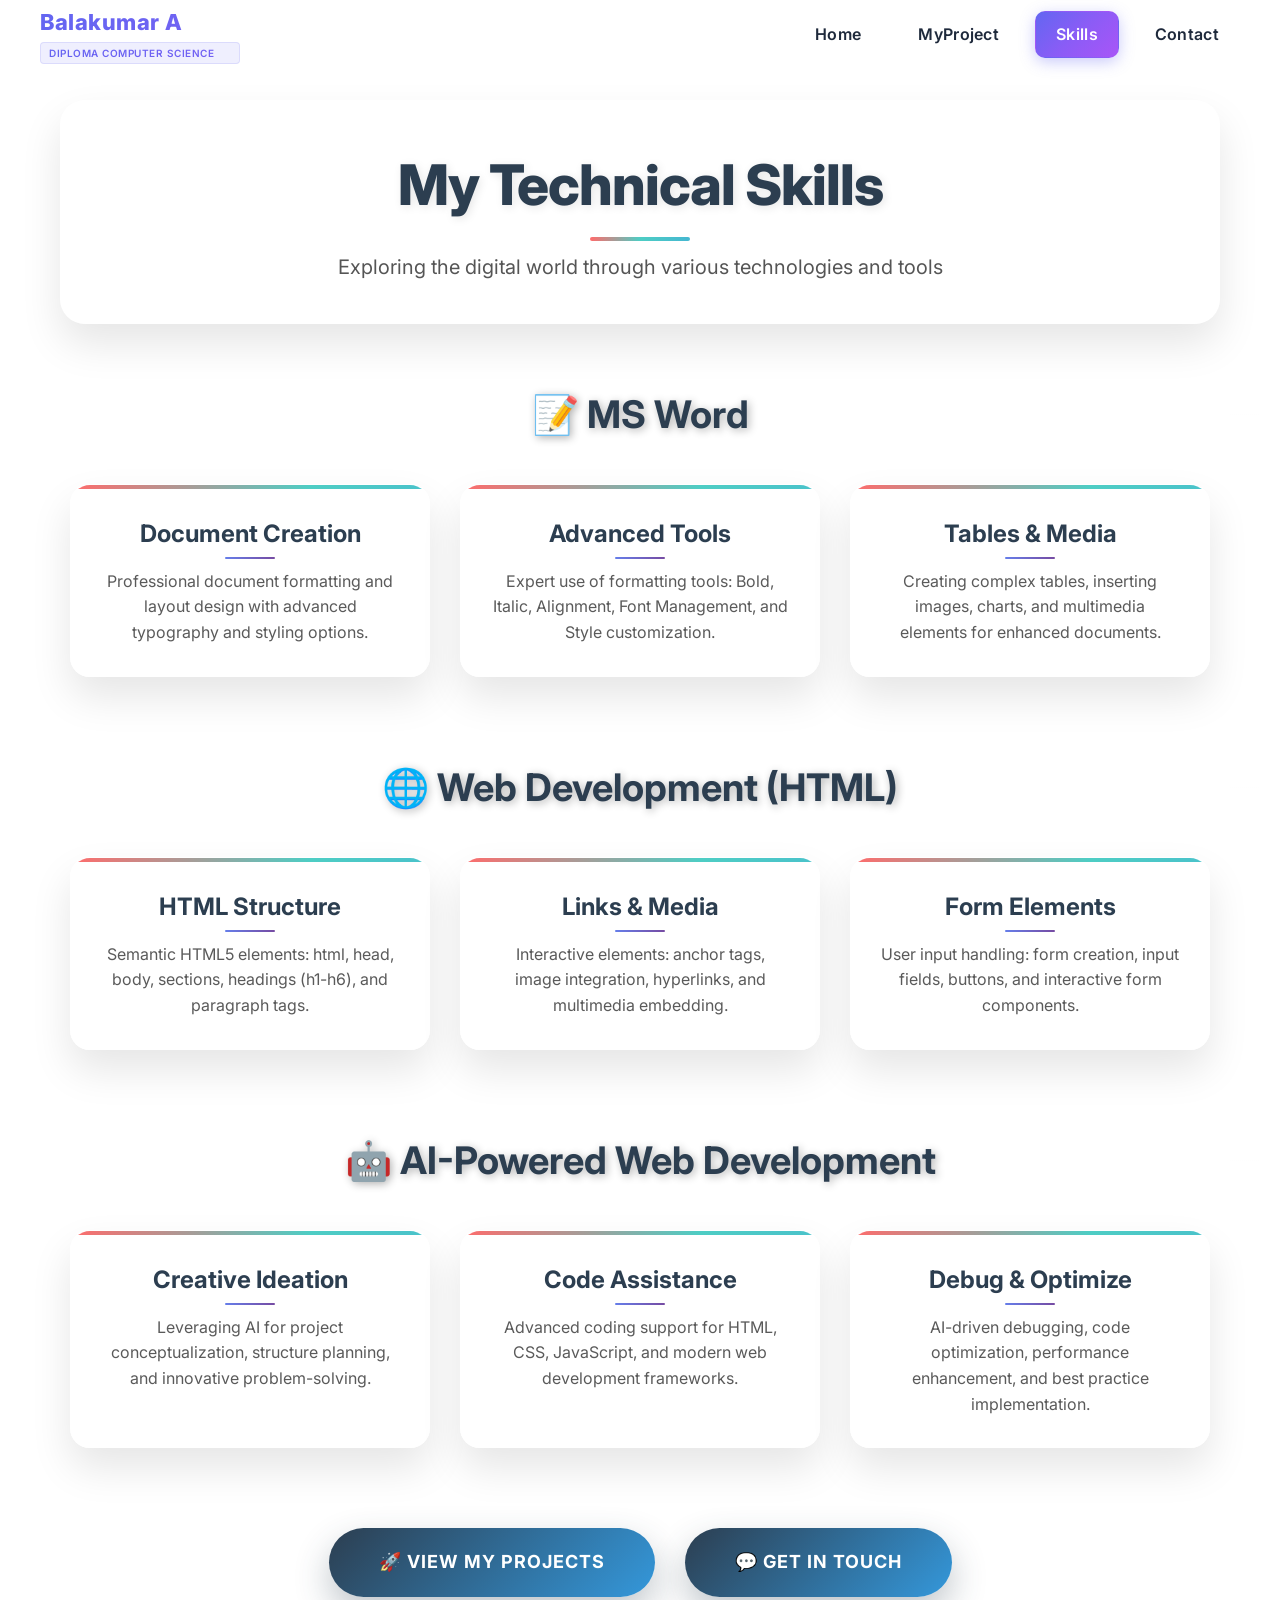
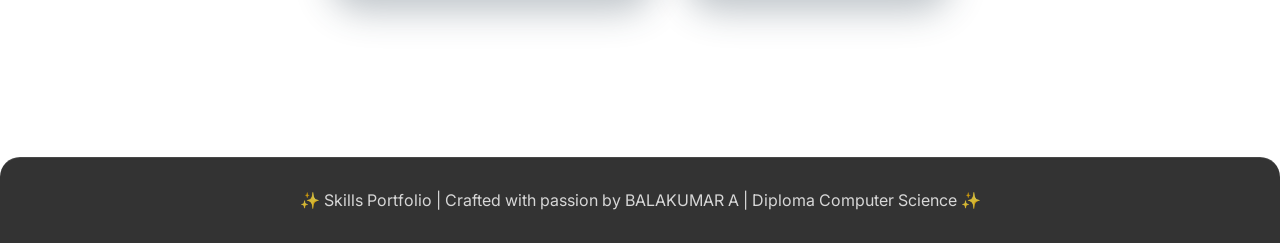
<file: Myproject.html>
<!DOCTYPE html>
<html lang="en">
<head>
<meta charset="UTF-8">
<title>Computer Skills - Balakumar A</title>
<meta name="viewport" content="width=device-width, initial-scale=1">
<meta name="description" content="Technical skills and competencies of Balakumar A - MS Office, Power BI, Data Analysis, and more.">

<!-- Google Fonts -->
<link rel="preconnect" href="https://fonts.googleapis.com">
<link rel="preconnect" href="https://fonts.gstatic.com" crossorigin>
<link href="https://fonts.googleapis.com/css2?family=Inter:wght@400;500;600;700&display=swap" rel="stylesheet">

<link rel="stylesheet" href="style.css">
<link rel="stylesheet" href="navbar.css">
<style>
/* =========================
   ENHANCED SKILLS PAGE CSS
========================= */

/* Reset & Base Styles */
* {
  margin: 0;
  padding: 0;
  box-sizing: border-box;
  font-family: 'Inter', 'Arial', sans-serif;
}

html {
  scroll-behavior: smooth;
  opacity: 1;
}

body {
  background: white;
  color: #333;
  line-height: 1.6;
  overflow-x: hidden;
  animation: fadeIn 0.8s ease-in-out;
}

@keyframes fadeIn {
  from { opacity: 0; transform: translateY(30px); }
  to { opacity: 1; transform: translateY(0); }
}

body.page-loading {
  opacity: 0;
  transition: opacity 0.3s ease-in-out;
}

/* Main Container */
.skills-container {
  max-width: 1200px;
  margin: 0 auto;
  padding: 100px 20px 50px;
  position: relative;
}

/* Hero Section */
.skills-hero {
  text-align: center;
  margin-bottom: 60px;
  padding: 40px 20px;
  background: rgba(255, 255, 255, 0.1);
  backdrop-filter: blur(20px);
  border-radius: 25px;
  border: 1px solid rgba(255, 255, 255, 0.2);
  box-shadow: 0 20px 40px rgba(0, 0, 0, 0.1);
}

.skills-title {
  font-size: clamp(36px, 6vw, 56px);
  font-weight: 800;
  color: #2c3e50;
  margin-bottom: 20px;
  text-shadow: 2px 2px 10px rgba(0, 0, 0, 0.1);
  letter-spacing: -1px;
  position: relative;
}

.skills-title::after {
  content: '';
  position: absolute;
  bottom: -10px;
  left: 50%;
  transform: translateX(-50%);
  width: 100px;
  height: 4px;
  background: linear-gradient(90deg, #ff6b6b, #4ecdc4, #45b7d1);
  border-radius: 2px;
  animation: titleLineGlow 3s ease-in-out infinite alternate;
}

@keyframes titleLineGlow {
  from { box-shadow: 0 0 10px rgba(255, 107, 107, 0.5); }
  to { box-shadow: 0 0 20px rgba(69, 183, 209, 0.8), 0 0 30px rgba(78, 205, 196, 0.5); }
}

.skills-subtitle {
  font-size: clamp(16px, 2.5vw, 20px);
  color: #555;
  margin-top: 20px;
  font-weight: 400;
}

/* Enhanced Section Styling */
.section {
  margin-bottom: 80px;
  padding: 0 10px;
  animation: slideInUp 0.8s ease-out;
}

@keyframes slideInUp {
  from {
    opacity: 0;
    transform: translateY(50px);
  }
  to {
    opacity: 1;
    transform: translateY(0);
  }
}

.section h2 {
  font-size: clamp(28px, 4vw, 38px);
  color: #2c3e50;
  margin-bottom: 30px;
  text-align: center;
  font-weight: 700;
  position: relative;
  text-shadow: 2px 2px 8px rgba(0, 0, 0, 0.3);
}

.section h2::before {
  content: '';
  position: absolute;
  top: 50%;
  left: -50px;
  width: 30px;
  height: 2px;
  background: linear-gradient(90deg, transparent, white);
  transform: translateY(-50%);
}

.section h2::after {
  content: '';
  position: absolute;
  top: 50%;
  right: -50px;
  width: 30px;
  height: 2px;
  background: linear-gradient(90deg, white, transparent);
  transform: translateY(-50%);
}

/* Enhanced Cards Grid */
.cards {
  display: grid;
  grid-template-columns: repeat(auto-fit, minmax(300px, 1fr));
  gap: 30px;
  margin-top: 40px;
}

.card {
  background: rgba(255, 255, 255, 0.95);
  backdrop-filter: blur(20px);
  border-radius: 20px;
  padding: 30px;
  box-shadow: 
    0 20px 40px rgba(0, 0, 0, 0.1),
    0 0 0 1px rgba(255, 255, 255, 0.3),
    inset 0 1px 0 rgba(255, 255, 255, 0.4);
  transition: all 0.4s cubic-bezier(0.175, 0.885, 0.32, 1.275);
  position: relative;
  overflow: hidden;
  border: 1px solid rgba(255, 255, 255, 0.2);
}

.card::before {
  content: '';
  position: absolute;
  top: 0;
  left: 0;
  right: 0;
  height: 4px;
  background: linear-gradient(90deg, #ff6b6b, #4ecdc4, #45b7d1, #96ceb4);
  background-size: 200% 100%;
  animation: rainbowShift 3s linear infinite;
}

@keyframes rainbowShift {
  0% { background-position: 0% 0%; }
  100% { background-position: 200% 0%; }
}

.card:hover {
  transform: translateY(-15px) scale(1.03);
  box-shadow: 
    0 30px 60px rgba(0, 0, 0, 0.2),
    0 0 0 1px rgba(255, 255, 255, 0.4),
    inset 0 1px 0 rgba(255, 255, 255, 0.6);
}

.card h3 {
  font-size: 24px;
  color: #2c3e50;
  margin-bottom: 15px;
  font-weight: 700;
  position: relative;
  text-align: center;
}

.card h3::after {
  content: '';
  position: absolute;
  bottom: -5px;
  left: 50%;
  transform: translateX(-50%);
  width: 50px;
  height: 2px;
  background: linear-gradient(90deg, #667eea, #764ba2);
  border-radius: 1px;
}

.card p {
  color: #5a5a5a;
  font-size: 16px;
  line-height: 1.6;
  text-align: center;
  margin-top: 15px;
}

/* Enhanced Buttons */
.btn-outline {
  display: inline-block;
  padding: 15px 35px;
  font-size: 16px;
  font-weight: 600;
  color: white;
  background: linear-gradient(135deg, #667eea, #764ba2);
  border: 2px solid rgba(255, 255, 255, 0.3);
  border-radius: 25px;
  text-decoration: none;
  text-align: center;
  transition: all 0.3s ease;
  position: relative;
  overflow: hidden;
  text-transform: uppercase;
  letter-spacing: 1px;
  box-shadow: 0 8px 25px rgba(102, 126, 234, 0.3);
}

.btn-outline::before {
  content: '';
  position: absolute;
  top: 0;
  left: -100%;
  width: 100%;
  height: 100%;
  background: linear-gradient(90deg, transparent, rgba(255,255,255,0.2), transparent);
  transition: left 0.5s;
}

.btn-outline:hover {
  transform: translateY(-3px);
  box-shadow: 0 15px 35px rgba(102, 126, 234, 0.4);
  border-color: rgba(255, 255, 255, 0.6);
}

.btn-outline:hover::before {
  left: 100%;
}

/* Special Feature Cards */
.full-btn {
  display: block;
  max-width: 800px;
  margin: 60px auto;
  padding: 40px;
  text-align: center;
  text-decoration: none;
  background: linear-gradient(135deg, #667eea 0%, #764ba2 50%, #f093fb 100%);
  background-size: 200% 200%;
  animation: gradientMove 4s ease-in-out infinite;
  border-radius: 25px;
  color: white;
  box-shadow: 
    0 25px 50px rgba(0, 0, 0, 0.2),
    inset 0 1px 0 rgba(255, 255, 255, 0.3);
  transition: all 0.4s ease;
  position: relative;
  overflow: hidden;
}

@keyframes gradientMove {
  0%, 100% { background-position: 0% 50%; }
  50% { background-position: 100% 50%; }
}

.full-btn h2 {
  font-size: clamp(24px, 4vw, 32px);
  margin-bottom: 15px;
  font-weight: 800;
  text-shadow: 2px 2px 10px rgba(0, 0, 0, 0.3);
}

.full-btn p {
  font-size: clamp(16px, 2.5vw, 20px);
  opacity: 0.95;
  font-weight: 400;
}

.full-btn:hover {
  transform: translateY(-8px) scale(1.02);
  box-shadow: 
    0 35px 70px rgba(0, 0, 0, 0.25),
    inset 0 1px 0 rgba(255, 255, 255, 0.4);
}

/* Center Button Styles */
.center-btn {
  display: flex;
  justify-content: center;
  margin: 50px 0;
}

.dashboard-btn,
.download-btn {
  background: linear-gradient(135deg, #2c3e50, #3498db);
  color: white;
  padding: 20px 50px;
  font-size: 18px;
  font-weight: 700;
  border-radius: 50px;
  border: none;
  text-decoration: none;
  display: inline-block;
  margin: 0 15px;
  box-shadow: 0 15px 35px rgba(44, 62, 80, 0.3);
  transition: all 0.4s cubic-bezier(0.175, 0.885, 0.32, 1.275);
  text-transform: uppercase;
  letter-spacing: 1px;
  position: relative;
  overflow: hidden;
}

.dashboard-btn:hover,
.download-btn:hover {
  transform: translateY(-5px) scale(1.05);
  box-shadow: 0 25px 50px rgba(44, 62, 80, 0.4);
}

/* Enhanced Footer */
.footer {
  background: rgba(0, 0, 0, 0.8);
  backdrop-filter: blur(20px);
  color: white;
  text-align: center;
  padding: 30px 20px;
  margin-top: 60px;
  border-radius: 20px 20px 0 0;
  border-top: 1px solid rgba(255, 255, 255, 0.1);
}

.footer p {
  font-size: 16px;
  opacity: 0.8;
}
/* Enhanced Responsive Design */
@media (max-width: 1024px) {
  .skills-container {
    padding: 90px 15px 40px;
  }

  .cards {
    grid-template-columns: repeat(auto-fit, minmax(280px, 1fr));
    gap: 25px;
  }

  .skills-hero {
    padding: 30px 15px;
    margin-bottom: 50px;
  }

  .section {
    margin-bottom: 60px;
  }
}

@media (max-width: 768px) {
  .skills-container {
    padding: 80px 10px 30px;
  }

  .cards {
    grid-template-columns: repeat(auto-fit, minmax(250px, 1fr));
    gap: 20px;
  }

  .card {
    padding: 25px 20px;
  }

  .section h2::before,
  .section h2::after {
    display: none;
  }

  .btn-outline {
    padding: 12px 25px;
    font-size: 14px;
  }

  .dashboard-btn,
  .download-btn {
    padding: 15px 30px;
    font-size: 16px;
    margin: 0 8px;
  }
}

@media (max-width: 480px) {
  .skills-container {
    padding: 70px 8px 25px;
  }

  .cards {
    grid-template-columns: 1fr;
    gap: 15px;
  }

  .card {
    padding: 20px 15px;
    border-radius: 15px;
  }

  .card h3 {
    font-size: 20px;
  }

  .card p {
    font-size: 14px;
  }

  .btn-outline {
    padding: 10px 20px;
    font-size: 13px;
    width: 100%;
    margin-top: 15px;
  }

  .dashboard-btn,
  .download-btn {
    padding: 12px 25px;
    font-size: 14px;
    margin: 5px 0;
  }

  .center-btn {
    flex-direction: column;
    align-items: center;
  }

  .full-btn {
    margin: 40px auto;
    padding: 30px 20px;
  }
}

@media (max-width: 320px) {
  .skills-container {
    padding: 60px 5px 20px;
  }

  .card {
    padding: 15px;
  }

  .card h3 {
    font-size: 18px;
  }

  .btn-outline {
    padding: 8px 16px;
    font-size: 12px;
  }
}

/* Scroll Animations */
@media (prefers-reduced-motion: no-preference) {
  .card {
    animation: slideInUp 0.6s ease-out;
    animation-fill-mode: both;
  }

  .card:nth-child(1) { animation-delay: 0.1s; }
  .card:nth-child(2) { animation-delay: 0.2s; }
  .card:nth-child(3) { animation-delay: 0.3s; }
  .card:nth-child(4) { animation-delay: 0.4s; }
  .card:nth-child(5) { animation-delay: 0.5s; }
  .card:nth-child(6) { animation-delay: 0.6s; }
}

/* Loading States */
body.page-loading .skills-container {
  opacity: 0;
  transform: translateY(20px);
}

/* Focus States for Accessibility */
.btn-outline:focus,
.dashboard-btn:focus,
.download-btn:focus,
.full-btn:focus {
  outline: 3px solid rgba(255, 255, 255, 0.5);
  outline-offset: 2px;
}

/* Mobile Hamburger Menu Fix */
@media (max-width: 768px) {
  .hamburger {
    display: flex !important;
    z-index: 1002 !important;
    cursor: pointer !important;
    -webkit-tap-highlight-color: transparent;
  }
  
  .nav-links {
    position: fixed !important;
    right: -120% !important;
    transition: right 0.5s cubic-bezier(0.175, 0.885, 0.32, 1.275) !important;
  }
  
  .nav-links.active {
    right: 0 !important;
  }
}

</style>
</head>

<body>
  <header class="navbar spotlight-nav" id="spotlightNav">
    <div class="logo">
      Balakumar A
      <span>Diploma Computer Science</span>
    </div>

    <div class="hamburger" id="hamburger">
      <span></span>
      <span></span>
      <span></span>
    </div>

    <nav class="nav-links" id="navLinks">
      <a href="index.html" class="nav-item">Home</a>
      <a href="visualization.html" class="nav-item">MyProject</a>
      <a href="Myproject.html" class="nav-item active">Skills</a>
      <a href="contact.html" class="nav-item">Contact</a>
    </nav>
  </header>

  <div class="skills-container">
    <!-- Hero Section -->
    <div class="skills-hero">
      <h1 class="skills-title">My Technical Skills</h1>
      <p class="skills-subtitle">Exploring the digital world through various technologies and tools</p>
    </div>

    <!-- MS Word Section -->
    <div class="section" id="word">
      <h2>📝 MS Word</h2>
      <div class="cards">
        <div class="card">
          <h3>Document Creation</h3>
          <p>Professional document formatting and layout design with advanced typography and styling options.</p>
        </div>
        <div class="card">
          <h3>Advanced Tools</h3>
          <p>Expert use of formatting tools: Bold, Italic, Alignment, Font Management, and Style customization.</p>
        </div>
        <div class="card">
          <h3>Tables & Media</h3>
          <p>Creating complex tables, inserting images, charts, and multimedia elements for enhanced documents.</p>
        </div>
      </div>
    </div>

    <!-- HTML Section -->
    <div class="section" id="html">
      <h2>🌐 Web Development (HTML)</h2>
      <div class="cards">
        <div class="card">
          <h3>HTML Structure</h3>
          <p>Semantic HTML5 elements: html, head, body, sections, headings (h1-h6), and paragraph tags.</p>
        </div>
        <div class="card">
          <h3>Links & Media</h3>
          <p>Interactive elements: anchor tags, image integration, hyperlinks, and multimedia embedding.</p>
        </div>
        <div class="card">
          <h3>Form Elements</h3>
          <p>User input handling: form creation, input fields, buttons, and interactive form components.</p>
        </div>
      </div>
    </div>

    <!-- AI Tools Section -->
    <div class="section" id="chatgpt">
      <h2>🤖 AI-Powered Web Development</h2>
      <div class="cards">
        <div class="card">
          <h3>Creative Ideation</h3>
          <p>Leveraging AI for project conceptualization, structure planning, and innovative problem-solving.</p>
        </div>
        <div class="card">
          <h3>Code Assistance</h3>
          <p>Advanced coding support for HTML, CSS, JavaScript, and modern web development frameworks.</p>
        </div>
        <div class="card">
          <h3>Debug & Optimize</h3>
          <p>AI-driven debugging, code optimization, performance enhancement, and best practice implementation.</p>
        </div>
      </div>
    </div>

    <!-- Call to Action -->
    <div class="center-btn">
      <a href="visualization.html" class="dashboard-btn">🚀 View My Projects</a>
      <a href="contact.html" class="download-btn">💬 Get In Touch</a>
    </div>
  </div>

  <!-- Enhanced Footer -->
  <div class="footer">
    <p>✨ Skills Portfolio | Crafted with passion by BALAKUMAR A | Diploma Computer Science ✨</p>
  </div>

</body>
<script>
  document.addEventListener('DOMContentLoaded', function() {
    // Hamburger menu toggle
    const hamburger = document.getElementById("hamburger");
    const navLinks = document.getElementById("navLinks");
    const nav = document.getElementById("spotlightNav");
    const items = document.querySelectorAll(".nav-item");
    const underline = document.querySelector(".nav-underline");

    if (hamburger && navLinks) {
      hamburger.addEventListener("click", () => {
        hamburger.classList.toggle("active");
        navLinks.classList.toggle("active");
      });

      items.forEach(item => {
        item.addEventListener("click", () => {
          hamburger.classList.remove("active");
          navLinks.classList.remove("active");
        });
      });
    }

    function moveUnderline(el) {
      if (underline && el) {
        underline.style.width = el.offsetWidth + "px";
        underline.style.left = el.offsetLeft + "px";
      }
    }

  // Default active
  moveUnderline(document.querySelector(".nav-item.active"));

  items.forEach(item => {
    item.addEventListener("mouseenter", () => {
      moveUnderline(item);
    });

    item.addEventListener("click", () => {
      items.forEach(i => i.classList.remove("active"));
      item.classList.add("active");
      moveUnderline(item);
    });
  });

  nav.addEventListener("mousemove", e => {
    const rect = nav.getBoundingClientRect();
    nav.style.setProperty("--x", `${e.clientX - rect.left}px`);
  });

  // Remove page loading class
  document.body.classList.remove('page-loading');

  // Smooth page transitions
  document.querySelectorAll('a').forEach(link => {
    link.addEventListener('click', (e) => {
      if (link.hostname === window.location.hostname && link.target !== '_blank') {
        e.preventDefault();
        document.body.classList.add('page-loading');
        setTimeout(() => {
          window.location.href = link.href;
        }, 150);
      }
    });
  });
});
</script>

</html>
</file>
<file: style.css>
/* =========================
   RESET
========================= */
* {
  margin: 0;
  padding: 0;
  box-sizing: border-box;
  font-family: Arial, sans-serif;
}

/* General responsive utilities */
img, video, iframe {
  max-width: 100%;
  height: auto;
}

/* Prevent horizontal scrolling */
html, body {
  overflow-x: hidden;
  overflow-y: auto;
  background-color: white;
}


#html {
  scroll-behavior: smooth;
}

/* =========================
   NAVBAR
========================= */
/* =========================
   SPOTLIGHT NAVBAR
========================= */

/* Remove any conflicting navbar styles */

/* ====================
   HERO SECTION (BACKGROUND IMAGE)
========================= */
.hero {
  position: relative;
  height: calc(100vh - 70px); /* navbar height */
  margin-top: 70px;

  background-image: url("background.jpg");
  background-size: 100%;
  background-position: center;
  background-repeat: no-repeat;

  display: flex;
  align-items: center;
  justify-content: center;
}

/* DARK OVERLAY - REMOVED */
.hero::before {
  content: "";
  position: absolute;
  inset: 0;
  background: transparent;
}

/* HERO CONTENT */
.hero-content {
  position: relative;
  z-index: 1;
  color: white;
  text-align: center;
  padding: 20px;
}

.hero-content h1 {
  font-size: 42px;
  margin-bottom: 15px;
}

.hero-content p {
  font-size: 18px;
  margin-bottom: 25px;
}

/* BUTTON */
.btn {
  padding: 12px 30px;
  background: #fbc531;
  color: #000;
  text-decoration: none;
  font-weight: bold;
  border-radius: 6px;
}

.btn:hover {
  background: #e1b12c;
}

/* =========================
   ENHANCED MOBILE RESPONSIVE
========================= */

/* General responsive improvements */
@media (max-width: 1024px) {
  .hero-content h1 {
    font-size: 38px;
  }

  .hero-content p {
    font-size: 17px;
  }

  .btn {
    padding: 13px 32px;
    font-size: 17px;
  }
}

@media (max-width: 768px) {
  .hero {
    background-size: cover;
    background-attachment: scroll;
  }

  .hero-content h1 {
    font-size: 32px;
    line-height: 1.2;
  }

  .hero-content p {
    font-size: 16px;
    line-height: 1.4;
    padding: 0 10px;
  }

  .btn {
    padding: 12px 28px;
    font-size: 16px;
    margin-top: 15px;
  }
}

@media (max-width: 480px) {
  .hero {
    background-attachment: scroll;
    min-height: 90vh;
  }

  .hero-content h1 {
    font-size: 26px;
    line-height: 1.1;
  }

  .hero-content p {
    font-size: 15px;
    line-height: 1.3;
    padding: 0 5px;
  }

  .btn {
    padding: 11px 24px;
    font-size: 15px;
  }
}

@media (max-width: 320px) {
  .hero-content h1 {
    font-size: 22px;
  }

  .hero-content p {
    font-size: 14px;
  }

  .btn {
    padding: 10px 20px;
    font-size: 14px;
  }
}

/* =========================
   ABOUT SECTION
========================= */
.about-section {
  padding: 100px 40px;
  background: linear-gradient(180deg, #ffffff 0%, #f8f9fa 100%);
  min-height: auto;
}

.about-container {
  max-width: 1200px;
  margin: 0 auto;
  text-align: center;
}

.section-heading {
  font-size: 2.8rem;
  color: #2c3e50;
  margin-bottom: 25px;
  font-weight: 700;
  position: relative;
  display: inline-block;
}

.section-heading::after {
  content: '';
  position: absolute;
  bottom: -10px;
  left: 50%;
  transform: translateX(-50%);
  width: 80px;
  height: 4px;
  background: linear-gradient(135deg, #6366f1 0%, #8b5cf6 50%, #a855f7 100%);
  border-radius: 2px;
}

.about-description {
  font-size: 1.2rem;
  color: #555;
  line-height: 1.9;
  max-width: 800px;
  margin: 40px auto 60px;
}

/* Card Grid */
.cards-grid {
  display: grid;
  grid-template-columns: repeat(auto-fit, minmax(300px, 1fr));
  gap: 30px;
  margin-top: 40px;
}

.info-card {
  background: white;
  padding: 50px 30px;
  border-radius: 16px;
  box-shadow: 0 10px 40px rgba(0, 0, 0, 0.08);
  border-top: 4px solid #6366f1;
  transition: all 0.4s cubic-bezier(0.175, 0.885, 0.32, 1.275);
  position: relative;
  overflow: hidden;
}

.info-card::before {
  content: '';
  position: absolute;
  top: 0;
  left: 0;
  width: 100%;
  height: 100%;
  background: linear-gradient(135deg, rgba(99, 102, 241, 0.05) 0%, rgba(139, 92, 246, 0.05) 100%);
  opacity: 0;
  transition: opacity 0.3s ease;
}

.info-card:hover {
  transform: translateY(-10px);
  box-shadow: 0 20px 50px rgba(99, 102, 241, 0.25);
}

.info-card:hover::before {
  opacity: 1;
}

.info-card.card-secondary {
  border-top-color: #8b5cf6;
}

.card-icon {
  font-size: 3rem;
  margin-bottom: 20px;
}

.info-card h3 {
  color: #6366f1;
  margin-bottom: 15px;
  font-size: 1.5rem;
  font-weight: 600;
}

.info-card.card-secondary h3 {
  color: #8b5cf6;
}

.info-card p {
  color: #666;
  font-size: 1.1rem;
  line-height: 1.6;
}

/* =========================
   WHY HIRE ME SECTION
========================= */
.why-hire-section {
  padding: 100px 40px;
  background: linear-gradient(135deg, #6366f1 0%, #8b5cf6 50%, #a855f7 100%);
}

.why-hire-container {
  max-width: 1200px;
  margin: 0 auto;
  text-align: center;
}

.why-hire-section .section-heading {
  color: white;
}

.why-hire-section .section-heading::after {
  background: rgba(255, 255, 255, 0.5);
}

.features-grid {
  display: grid;
  grid-template-columns: repeat(auto-fit, minmax(250px, 1fr));
  gap: 30px;
  margin-top: 60px;
}

.feature-item {
  background: rgba(255, 255, 255, 0.1);
  backdrop-filter: blur(10px);
  padding: 40px 30px;
  border-radius: 16px;
  border: 1px solid rgba(255, 255, 255, 0.2);
  transition: all 0.3s ease;
  text-align: left;
}

.feature-item:hover {
  background: rgba(255, 255, 255, 0.2);
  transform: translateY(-5px);
}

.feature-number {
  font-size: 3rem;
  font-weight: 700;
  color: rgba(255, 255, 255, 0.3);
  margin-bottom: 15px;
  display: block;
}

.feature-item h4 {
  color: white;
  font-size: 1.3rem;
  margin-bottom: 10px;
  font-weight: 600;
}

.feature-item p {
  color: rgba(255, 255, 255, 0.85);
  font-size: 1rem;
  line-height: 1.6;
}

/* =========================
   FOOTER STYLES
========================= */
.site-footer {
  background: #1a1a2e;
  color: white;
  padding: 60px 40px 30px;
}

.footer-content {
  max-width: 1200px;
  margin: 0 auto;
  display: grid;
  grid-template-columns: repeat(auto-fit, minmax(200px, 1fr));
  gap: 40px;
  padding-bottom: 40px;
  border-bottom: 1px solid rgba(255, 255, 255, 0.1);
}

.footer-brand .footer-logo {
  font-size: 1.5rem;
  font-weight: 700;
  background: linear-gradient(135deg, #6366f1 0%, #8b5cf6 50%, #a855f7 100%);
  -webkit-background-clip: text;
  -webkit-text-fill-color: transparent;
  background-clip: text;
}

.footer-brand p {
  color: rgba(255, 255, 255, 0.7);
  margin-top: 10px;
  font-size: 0.95rem;
}

.footer-links {
  display: flex;
  flex-direction: column;
  gap: 12px;
}

.footer-links a {
  color: rgba(255, 255, 255, 0.8);
  text-decoration: none;
  font-size: 1rem;
  transition: color 0.3s ease;
}

.footer-links a:hover {
  color: #a855f7;
}

.footer-social {
  display: flex;
  gap: 15px;
}

.social-link {
  width: 45px;
  height: 45px;
  border-radius: 50%;
  background: rgba(255, 255, 255, 0.1);
  display: flex;
  align-items: center;
  justify-content: center;
  text-decoration: none;
  font-size: 1.3rem;
  transition: all 0.3s ease;
}

.social-link:hover {
  background: linear-gradient(135deg, #6366f1 0%, #8b5cf6 50%, #a855f7 100%);
  transform: translateY(-3px);
  box-shadow: 0 8px 20px rgba(139, 92, 246, 0.4);
}

.footer-bottom {
  max-width: 1200px;
  margin: 30px auto 0;
  text-align: center;
}

.footer-bottom p {
  color: rgba(255, 255, 255, 0.6);
  font-size: 0.95rem;
  margin: 0;
}

.footer-tagline {
  margin-top: 8px !important;
  color: #a855f7 !important;
  font-weight: 500;
}

/* =========================
   SECTION RESPONSIVE
========================= */
@media (max-width: 768px) {
  .about-section,
  .why-hire-section {
    padding: 60px 20px;
  }

  .section-heading {
    font-size: 2rem;
  }

  .about-description {
    font-size: 1rem;
    margin: 30px auto 40px;
  }

  .cards-grid,
  .features-grid {
    grid-template-columns: 1fr;
  }

  .info-card,
  .feature-item {
    padding: 35px 25px;
  }

  .site-footer {
    padding: 40px 20px 20px;
  }

  .footer-content {
    gap: 30px;
    text-align: center;
  }

  .footer-social {
    justify-content: center;
  }
}

@media (max-width: 480px) {
  .section-heading {
    font-size: 1.6rem;
  }

  .card-icon {
    font-size: 2.5rem;
  }

  .feature-number {
    font-size: 2.5rem;
  }
}
</file>
<file: navbar.css>
/* ============================
   TRANSPARENT FLOATING NAVBAR
   Solid on Scroll
============================ */

/* CSS Variables for Easy Customization */
:root {
  --primary-gradient: linear-gradient(135deg, #6366f1 0%, #8b5cf6 50%, #a855f7 100%);
  --primary-color: #6366f1;
  --secondary-color: #8b5cf6;
  --accent-color: #c084fc;
  --nav-bg-transparent: rgba(255, 255, 255, 0);
  --nav-bg-solid: rgba(255, 255, 255, 0.98);
  --text-dark: #1e293b;
  --text-light: #64748b;
  --text-white: #ffffff;
  --shadow-floating: 0 4px 30px rgba(0, 0, 0, 0.08);
  --shadow-solid: 0 4px 20px rgba(0, 0, 0, 0.1);
  --transition-smooth: all 0.4s cubic-bezier(0.4, 0, 0.2, 1);
  --transition-fast: all 0.25s cubic-bezier(0.4, 0, 0.2, 1);
  --transition-bounce: all 0.5s cubic-bezier(0.68, -0.55, 0.265, 1.55);
}

/* Accessibility - Skip to main content link */
.skip-link {
  position: absolute;
  top: -40px;
  left: 0;
  background: var(--primary-color);
  color: white;
  padding: 8px 16px;
  z-index: 10000;
  transition: top 0.3s;
}

.skip-link:focus {
  top: 0;
}

/* Focus styles for accessibility */
.nav-item:focus,
.logo:focus,
.hamburger:focus {
  outline: 2px solid var(--accent-color);
  outline-offset: 2px;
}

/* Navbar Container - Transparent Default */
.spotlight-nav {
  position: fixed !important;
  top: 0 !important;
  left: 0 !important;
  width: 100%;
  display: flex;
  justify-content: space-between;
  align-items: center;
  padding: 0 50px;
  background: var(--nav-bg-transparent);
  box-shadow: none;
  color: var(--text-dark);
  z-index: 9999;
  backdrop-filter: none;
  -webkit-backdrop-filter: none;
  border-bottom: 1px solid transparent;
  height: 80px;
  min-height: 80px;
  max-height: 80px;
  transition: var(--transition-smooth);
}

/* Solid navbar on scroll */
.spotlight-nav.scrolled {
  background: var(--nav-bg-solid);
  box-shadow: var(--shadow-solid);
  backdrop-filter: blur(20px) saturate(180%);
  -webkit-backdrop-filter: blur(20px) saturate(180%);
  border-bottom: 1px solid rgba(0, 0, 0, 0.05);
  height: 70px;
  min-height: 70px;
  max-height: 70px;
}

/* Animated shimmer effect - only when scrolled */
.spotlight-nav::before {
  content: '';
  position: absolute;
  top: 0;
  left: -100%;
  width: 100%;
  height: 100%;
  background: linear-gradient(
    90deg,
    transparent 0%,
    rgba(99, 102, 241, 0.05) 50%,
    transparent 100%
  );
  animation: none;
  pointer-events: none;
  opacity: 0;
  transition: var(--transition-smooth);
}

.spotlight-nav.scrolled::before {
  animation: shimmer 8s ease-in-out infinite;
  opacity: 1;
}

@keyframes shimmer {
  0% { left: -100%; opacity: 0; }
  40% { opacity: 1; }
  60% { opacity: 1; }
  100% { left: 100%; opacity: 0; }
}

/* Bottom accent line - only when scrolled */
.spotlight-nav::after {
  content: '';
  position: absolute;
  bottom: 0;
  left: 0;
  width: 100%;
  height: 2px;
  background: var(--primary-gradient);
  opacity: 0;
  transition: var(--transition-smooth);
}

.spotlight-nav.scrolled::after {
  opacity: 1;
}

/* Logo Styling - Dark text for transparent nav */
.logo {
  font-size: 24px;
  font-weight: 800;
  letter-spacing: 0.5px;
  text-transform: none;
  position: relative;
  z-index: 2;
  cursor: pointer;
  transition: var(--transition-smooth);
  background: linear-gradient(135deg, var(--primary-color) 0%, var(--secondary-color) 100%);
  background-size: 200% 200%;
  -webkit-background-clip: text;
  -webkit-text-fill-color: transparent;
  background-clip: text;
  filter: none;
  flex-shrink: 0;
  min-width: 200px;
  width: 200px;
  animation: none;
}

.logo:hover {
  transform: scale(1.03);
  filter: drop-shadow(0 2px 10px rgba(99, 102, 241, 0.3));
}

.logo:active {
  transform: scale(0.98);
}

.logo span {
  display: block;
  font-size: 10px;
  font-weight: 600;
  color: var(--text-light);
  margin-top: 2px;
  opacity: 1;
  text-shadow: none;
  text-transform: uppercase;
  letter-spacing: 0.5px;
  background: rgba(99, 102, 241, 0.1);
  padding: 2px 8px;
  border-radius: 4px;
  border: 1px solid rgba(99, 102, 241, 0.15);
  -webkit-background-clip: unset;
  -webkit-text-fill-color: unset;
  background-clip: unset;
  white-space: nowrap;
  overflow: hidden;
  max-width: 100%;
  transition: var(--transition-smooth);
}

/* Nav Links Container */
.nav-links {
  list-style: none;
  display: flex;
  gap: 15px;
  position: relative;
  z-index: 2;
  align-items: center;
  padding: 0;
  flex-wrap: wrap;
  justify-content: flex-end;
  min-width: 350px;
  flex-shrink: 0;
}

.nav-links li {
  position: relative;
}

/* Enhanced Link Styles - Clean Design */
.nav-item {
  text-decoration: none;
  color: var(--text-dark);
  font-size: 15px;
  font-weight: 600;
  padding: 10px 20px;
  border-radius: 10px;
  transition: var(--transition-smooth);
  position: relative;
  display: block;
  overflow: hidden;
  letter-spacing: 0.3px;
  border: 1px solid transparent;
}

.nav-item:hover {
  color: var(--primary-color);
  background: rgba(99, 102, 241, 0.08);
  border-color: rgba(99, 102, 241, 0.15);
}

/* Active link state */
.nav-item.active {
  color: var(--text-white);
  background: var(--primary-gradient);
  border-color: transparent;
  box-shadow: 0 4px 15px rgba(99, 102, 241, 0.35);
}

.nav-item.active:hover {
  color: var(--text-white);
  box-shadow: 0 6px 20px rgba(99, 102, 241, 0.45);
  transform: translateY(-2px);
}

/* Nav underline effect */
.nav-underline {
  position: absolute;
  bottom: -2px;
  height: 3px;
  width: 0;
  background: var(--primary-gradient);
  transition: all 0.4s cubic-bezier(0.175, 0.885, 0.32, 1.275);
  border-radius: 2px;
}

/* Hamburger Menu Button - Clean Design */
.hamburger {
  display: none;
  flex-direction: column;
  gap: 5px;
  cursor: pointer;
  padding: 10px;
  border-radius: 10px;
  transition: var(--transition-smooth);
  position: relative;
  z-index: 1002;
  background: transparent;
  border: 1.5px solid rgba(99, 102, 241, 0.2);
}

.hamburger:hover {
  background: rgba(99, 102, 241, 0.08);
  border-color: rgba(99, 102, 241, 0.3);
}

.hamburger:active {
  transform: scale(0.95);
}

.hamburger span {
  width: 22px;
  height: 2px;
  background: var(--text-dark);
  border-radius: 2px;
  transition: all 0.3s ease;
  transform-origin: center;
}

/* Hamburger active state */
.hamburger.active {
  background: var(--primary-gradient);
  border-color: transparent;
}

.hamburger.active span {
  background: white;
}

.hamburger.active span:nth-child(1) {
  transform: translateY(7px) rotate(45deg);
}

.hamburger.active span:nth-child(2) {
  opacity: 0;
  transform: scale(0);
}

.hamburger.active span:nth-child(3) {
  transform: translateY(-7px) rotate(-45deg);
}

/* Responsive Design - Enhanced Mobile Experience */
@media (max-width: 768px) {
  .spotlight-nav {
    padding: 0 20px;
    height: 68px;
  }

  .nav-links {
    position: fixed;
    top: 68px;
    right: -100%;
    background: linear-gradient(165deg, rgba(99, 102, 241, 0.97) 0%, rgba(139, 92, 246, 0.97) 50%, rgba(168, 85, 247, 0.97) 100%);
    backdrop-filter: blur(30px) saturate(200%);
    -webkit-backdrop-filter: blur(30px) saturate(200%);
    flex-direction: column;
    width: 300px;
    max-width: 85vw;
    height: calc(100vh - 68px);
    text-align: center;
    padding: 40px 24px;
    gap: 8px;
    box-shadow: -10px 0 40px rgba(99, 102, 241, 0.4),
                0 0 60px rgba(139, 92, 246, 0.2) inset;
    transition: right 0.4s cubic-bezier(0.4, 0, 0.2, 1);
    overflow-y: auto;
    border-left: 1px solid rgba(255,255,255,0.15);
  }

  /* Custom scrollbar for mobile menu */
  .nav-links::-webkit-scrollbar {
    width: 4px;
  }

  .nav-links::-webkit-scrollbar-track {
    background: rgba(255,255,255,0.05);
  }

  .nav-links::-webkit-scrollbar-thumb {
    background: rgba(255,255,255,0.25);
    border-radius: 4px;
  }

  .nav-links::-webkit-scrollbar-thumb:hover {
    background: rgba(255,255,255,0.4);
  }

  .nav-links.active {
    right: 0;
  }

  /* Staggered animation for menu items */
  .nav-item {
    width: 100%;
    opacity: 0;
    transform: translateX(40px);
    transition: all 0.4s cubic-bezier(0.4, 0, 0.2, 1);
    padding: 16px 24px !important;
    font-size: 16px !important;
    border: 1px solid rgba(255,255,255,0.15) !important;
    border-radius: 12px !important;
    background: rgba(255,255,255,0.1) !important;
    margin: 4px 0;
    color: white !important;
  }

  .nav-links.active .nav-item {
    opacity: 1;
    transform: translateX(0);
  }

  .nav-links.active .nav-item:nth-child(1) { transition-delay: 0.08s; }
  .nav-links.active .nav-item:nth-child(2) { transition-delay: 0.12s; }
  .nav-links.active .nav-item:nth-child(3) { transition-delay: 0.16s; }
  .nav-links.active .nav-item:nth-child(4) { transition-delay: 0.2s; }
  .nav-links.active .nav-item:nth-child(5) { transition-delay: 0.24s; }

  .nav-item:hover {
    background: rgba(255,255,255,0.2) !important;
    transform: translateX(-5px) !important;
    border-color: rgba(255,255,255,0.3) !important;
  }
  
  .nav-item.active {
    background: rgba(255,255,255,0.25) !important;
    border-color: rgba(255,255,255,0.4) !important;
    box-shadow: none !important;
  }

  .nav-item.active {
    background: rgba(255,255,255,0.35) !important;
    border-color: rgba(255,255,255,0.6);
  }

  .hamburger {
    display: flex;
  }

  .logo {
    font-size: 22px;
  }

  .nav-underline {
    display: none;
  }
}

/* Extra small devices */
@media (max-width: 480px) {
  .spotlight-nav {
    padding: 12px 18px;
    height: 60px;
  }

  .nav-links {
    width: 100%;
    max-width: 100vw;
    padding: 40px 20px;
    top: 60px;
    height: calc(100vh - 60px);
  }

  .nav-item {
    font-size: 17px !important;
    padding: 16px 20px !important;
  }

  .logo {
    font-size: 20px;
    letter-spacing: 1px;
  }

  .hamburger span {
    width: 24px;
  }
}

/* Ultra small devices */
@media (max-width: 360px) {
  .logo {
    font-size: 18px;
  }

  .nav-item {
    font-size: 16px !important;
    padding: 14px 18px !important;
  }
}

/* Page load animation */
@keyframes fadeInDown {
  from {
    opacity: 0;
    transform: translateY(-30px);
  }
  to {
    opacity: 1;
    transform: translateY(0);
  }
}

.spotlight-nav {
  opacity: 1;
}

/* Responsive navbar adjustments - consistent sizing */
@media (max-width: 768px) {
  .spotlight-nav,
  .spotlight-nav.scrolled {
    padding: 12px 25px !important;
    height: 60px !important;
    min-height: 60px !important;
    max-height: 60px !important;
  }
  
  .logo {
    font-size: 18px !important;
    min-width: 160px !important;
    width: 160px !important;
  }
  
  .nav-links {
    gap: 10px !important;
    min-width: 280px !important;
  }
  
  .nav-item,
  .spotlight-nav.scrolled .nav-item {
    padding: 8px 14px !important;
    font-size: 14px !important;
  }
}

/* Scrolled state styles - NO size changes */
.spotlight-nav.scrolled {
  box-shadow: 0 4px 25px rgba(0,0,0,0.2);
  backdrop-filter: blur(20px);
}

/* Loading animation state - no movement */
.spotlight-nav.loading {
  opacity: 1;
}

/* Ensure navbar never moves */
.spotlight-nav,
.spotlight-nav.scrolled,
.spotlight-nav.loading {
  position: fixed !important;
  top: 0 !important;
  left: 0 !important;
  transform: none !important;
  transition: none !important;
}

/* Override any conflicting styles */
.navbar,
.navbar.scrolled,
.navbar.loading {
  position: fixed !important;
  top: 0 !important;
  left: 0 !important;
  transform: none !important;
  transition: none !important;
  animation: none !important;
}

/* FINAL OVERRIDE - STOP ALL NAVBAR SIZE CHANGES */
.spotlight-nav,
.spotlight-nav *,
.navbar,
.navbar * {
  transform: none !important;
  transition: none !important;
  animation: none !important;
  will-change: auto !important;
}

/* Force consistent navbar sizing */
.spotlight-nav,
.spotlight-nav.scrolled,
.spotlight-nav.loading {
  padding: 15px 40px !important;
  height: 70px !important;
  min-height: 70px !important;
  max-height: 70px !important;
}

/* Keep logo size consistent */
.logo,
.spotlight-nav.scrolled .logo {
  font-size: 22px !important;
  min-width: 200px !important;
  width: 200px !important;
}

/* Keep nav items consistent */
.nav-item,
.spotlight-nav.scrolled .nav-item {
  padding: 10px 20px !important;
  font-size: 16px !important;
}

/* Keep nav links consistent */
.nav-links,
.spotlight-nav.scrolled .nav-links {
  gap: 15px !important;
  min-width: 350px !important;
}

/* Force static positioning for navbar */
.spotlight-nav {
  position: fixed !important;
  top: 0 !important;
  left: 0 !important;
  right: 0 !important;
  transform: translate3d(0, 0, 0) !important;
}

/* Disable shimmer animation */
.spotlight-nav::before {
  animation: none !important;
  display: none !important;
}

/* Disable glow animation */
.spotlight-nav::after {
  animation: none !important;
  display: none !important;
}

/* Smooth scrolling */
@media (prefers-reduced-motion: no-preference) {
  * {
    scroll-behavior: smooth;
  }
}
</file>
